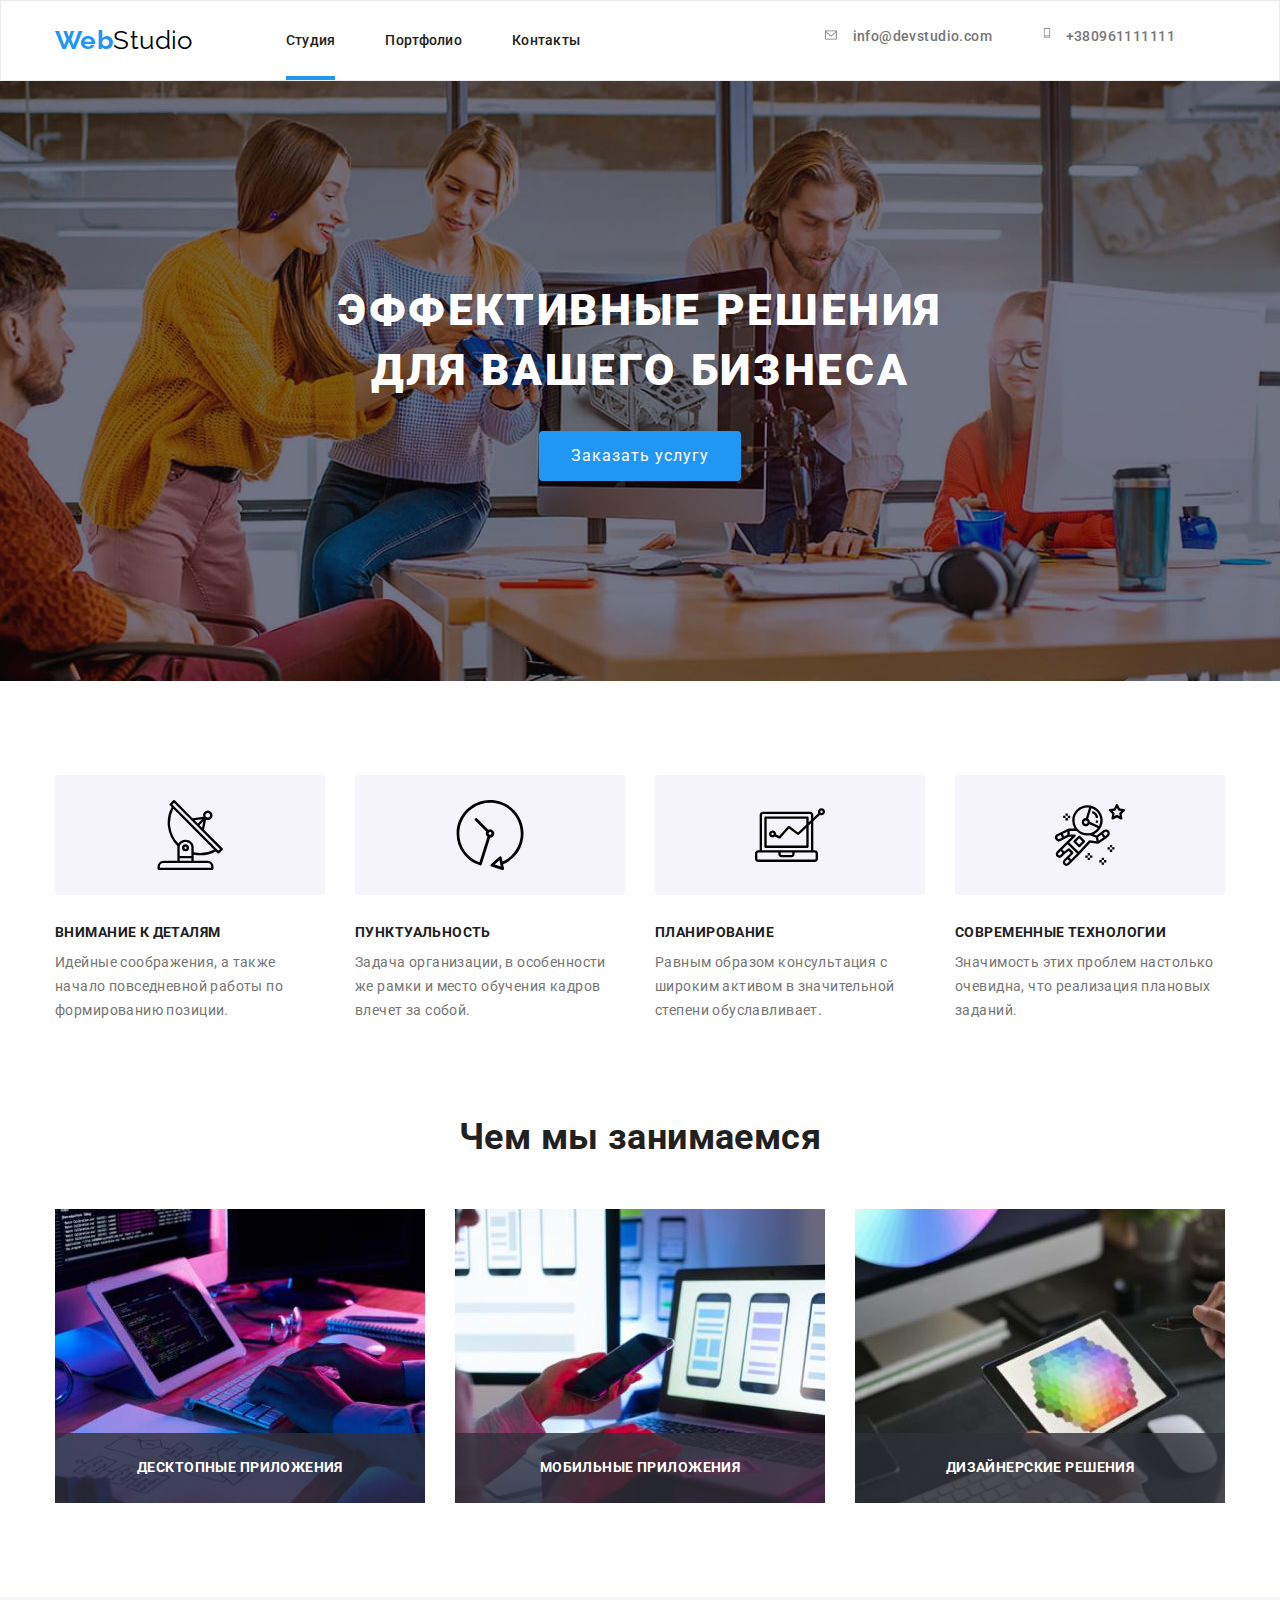
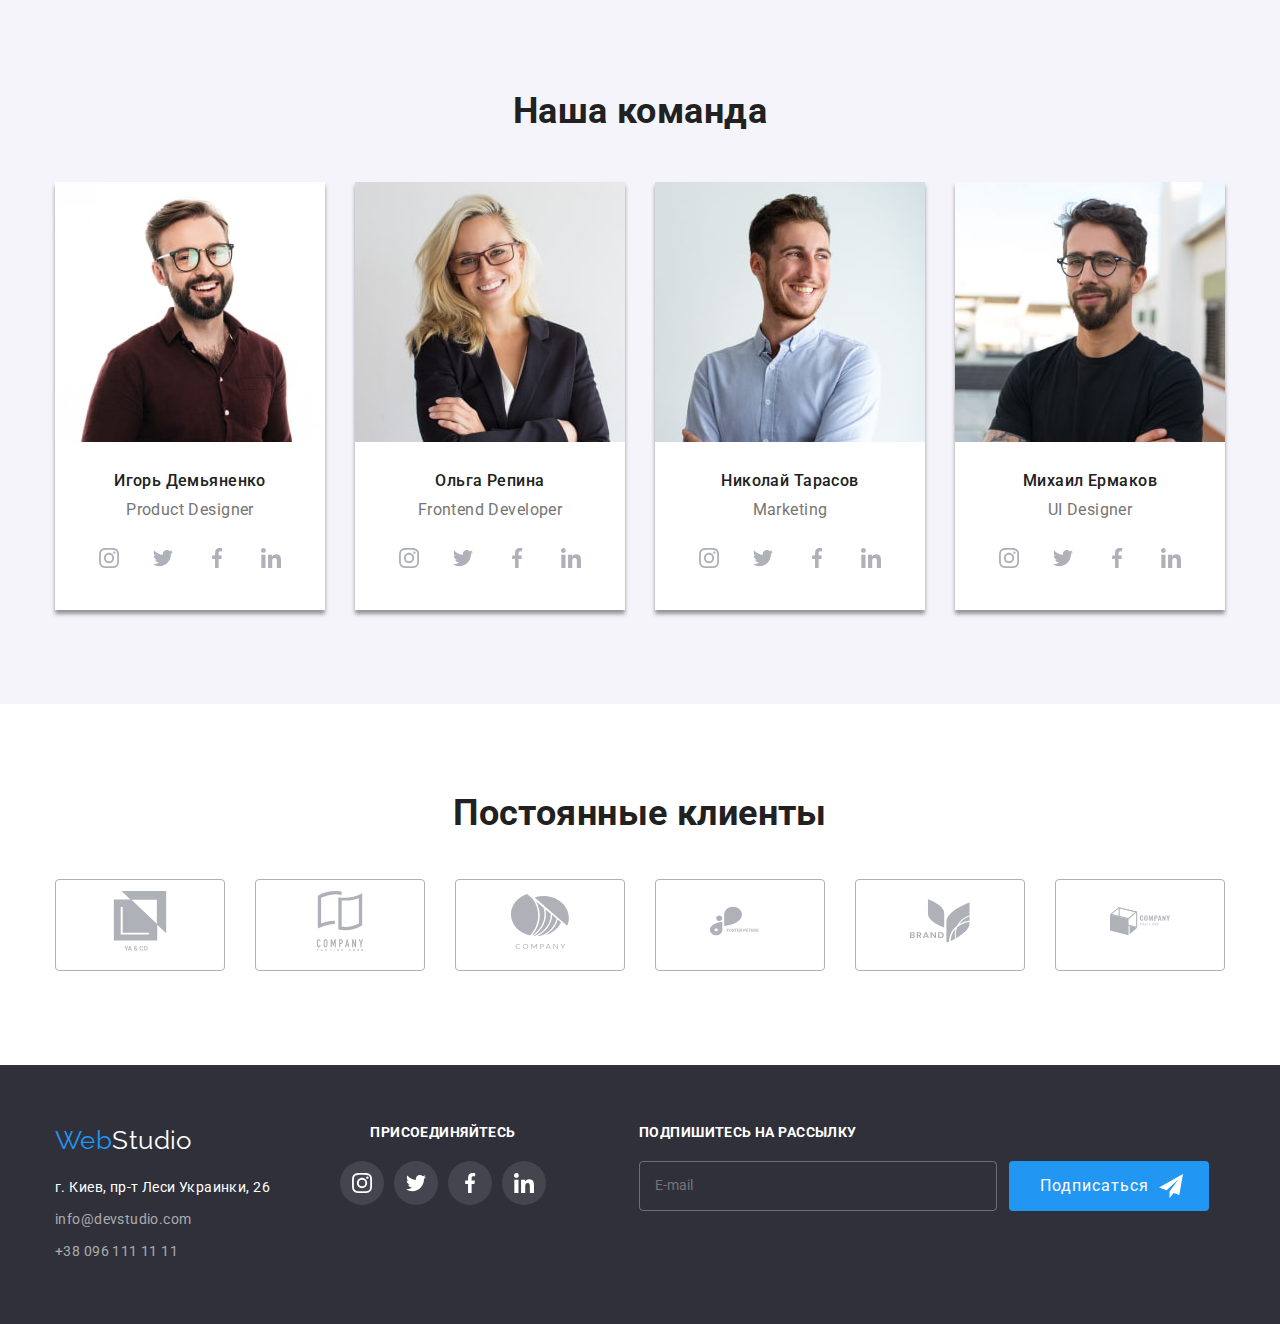
<file: index.html>
<!DOCTYPE html>
    <html lang="ru">
    <head>
        <meta charset="UTF-8">
        <meta http-equiv="X-UA-Compatible" content="IE=edge">
        <meta name="viewport" content="width=device-width, initial-scale=1.0">
        <title>Document</title>
        <link href="https://fonts.googleapis.com/css2?family=Raleway:wght@700&family=Roboto:wght@400;500;700;900&display=swap"
            rel="stylesheet">
        <link rel="stylesheet" 
            href="https://cdnjs.cloudflare.com/ajax/libs/modern-normalize/1.0.0/modern-normalize.min.css" />
    
                <link rel="stylesheet" href="./js/modal.js" />
                <link rel="stylesheet" href="./css/main.min.css" />
    </head>
    <body class="page">
        <!-- шапка сайти -->
        <header class="header">
            
            <div class="container container-header">
            <nav class="site-nav">
            <a href="./index.html" class="logo">Web<span class="logo-header">Studio</span></a>
            <ul class="nav-list">
                <li class="nav-item"> <a href="./index.html" class="nav-link current">Студия</a></li>
                <li class="nav-item"> <a href="./portfolio.html" class="nav-link ">Портфолио</a></li>
                <li class="nav-item"> <a href="" class="nav-link">Контакты</a></li>
            </ul>
            </nav>
            <ul class="contact-info">
                <li class="contact-item">
                    <a href="mailto:info@devstudio.com" class="mailo">
                        <svg class="icon-email" width="16" height="12">
                        <use href="./images/sprite-svg.svg#icon-e-mamil"> </use>
                    </svg>
                        info@devstudio.com</a></li>
                <li class="contact-item info-item">
                    <a href="tel:+380961111111" class="phone">
                        <svg class="icon-phone" width="10" height="16">
                            <use href="./images/sprite-svg.svg#icon-phone"> </use>
                        </svg>
                        +380961111111</a></li>
            </ul>
        <button type="button" class="menu-open">
            <svg class="icon-menu-open" width="40" height="40">
                <use href="./images/sprite-svg.svg#icon-menu-open"> </use>
            </svg>
        </button>
            </div>
            <div class="mob-menu is-hidden">
                <button type="button" class="menu-close">
                    <svg class="icon-menu-close" width="40" height="40">
                        <use href="./images/sprite-svg.svg#icon-menu-close"> </use>
                    </svg>
                </button>
                <ul class="mob-menu-list">
                    <li class="menu-item"> <a href="./index.html" class="menu-link">Студия</a></li>
                    <li class="menu-item"> <a href="./portfolio.html" class="menu-link ">Портфолио</a></li>
                    <li class="menu-item"> <a href="" class="menu-link">Контакты</a></li>
                </ul>
                <div class="contact-soc-wrap">
                <ul class="menu-contact-list">
                    <li class="menu-contact-item">
                        <a href="tel:+380961111111" class="menu-phone">+38 096 111 11 11</a>
                    </li>
                    <li class="menu-contact-item">
                        <a href="mailto:info@devstudio.com" class="menu-mailo">info@devstudio.com</a></li>
                    
                </ul>
                <ul class="menu-soc-list">
                    <li class="menu-soc-item"><a href="" class="menu-soc-link">Instagram</a></li>
                    <li class="menu-soc-item"><a href="" class="menu-soc-link">Twitter</a></li>
                    <li class="menu-soc-item"><a href="" class="menu-soc-link">Facebook</a></li>
                    <li class="menu-soc-item"><a href="" class="menu-soc-link">LinkedIn</a></li>
                </ul>
                </div>
            </div>
        </header>
        <main>
            <!-- герой -->
            <section class="section section-hero">
                <div class="container">
            <h1  class="section-hero__title">Эффективные решения <br/>для вашего бизнеса</h1>
            <button type="button" class="section-hero__button" data-modal-open>Заказать услугу</button>
                </div>
            </section>
            
            <!-- особенности -->
            <section class="section section-feauters"> 
                <div class="container feauters-container">
                <h2 class="feauters-subject">скрытый</h2>
                <ul class="feauters-list">
                    <li class="feauters-item">
                        <div class="feauters-icon"><svg class="icon-details" width="70" height="70">
                            <use href="./images/sprite-svg.svg#icon-details"> </use>
                        </svg></div>
                        <h3 class="feauters-title">Внимание к деталям</h3>
                        <p class="feauters-text">Идейные соображения, а также начало повседневной работы по формированию позиции.</p>
                    </li>
                    <li class="feauters-item">
                        <div class="feauters-icon"><svg class="icon-punctuality" width="70" height="70">
                            <use href="./images/sprite-svg.svg#icon-punctuality"> </use>
                        </svg></div>
                        <h3 class="feauters-title">Пунктуальность</h3>
                        <p class="feauters-text">Задача организации, в особенности же рамки и место обучения кадров влечет за собой.</p>
                    </li>
                    <li class="feauters-item">
                        <div class="feauters-icon"><svg class="icon-plan" width="70" height="70">
                            <use href="./images/sprite-svg.svg#icon-plan"> </use>
                        </svg></div>
                        <h3 class="feauters-title">Планирование</h3>
                        <p class="feauters-text">Равным образом консультация с широким активом в значительной степени обуславливает.</p>
                    </li>
                    <li class="feauters-item">
                        <div class="feauters-icon"><svg class="icon-tehnology" width="70" height="70">
                            <use href="./images/sprite-svg.svg#icon-tehnology"> </use>
                        </svg></div>
                        <h3 class="feauters-title">Современные технологии</h3>
                        <p class="feauters-text">Значимость этих проблем настолько очевидна, что реализация плановых заданий.</p>
                    </li>
                </ul>
                </div>
            </section>
            
            <!-- Чем мы занимаемся -->
            <section class="section-job section"> 
                <div class="section-job__container container">
                <h2 class="section-job__title">Чем мы занимаемся</h2>
                <ul class="job-list">
                    <li class="job-list__item">
                        <div class="job-img">
                            <img src="./images/img1.jpg" alt="работа" width="370" height="294">
                    <span class="job-img__wrapp">
                        <p class="job-img__text">Десктопные приложения</p>
                        </span></div></li>
                <li class="job-list__item">
                    <div class="job-img">
                        <img src="./images/img2.jpg" alt="работа" width="370" height="294">
                        <span class="job-img__wrapp">
                            <p class="job-img__text">Мобильные приложения</p>
                        </span>
                    </div>
                </li>
                    <li class="job-list__item">
                        <div class="job-img">
                            <img src="./images/img3.jpg" alt="работа" width="370" height="294">
                            <span class="job-img__wrapp">
                                <p class="job-img__text">Дизайнерские решения</p>
                            </span>
                        </div>
                    </li>
                </ul>
                </div>
            </section> 
            
            <!--  наша команда -->
            <section class="section section-team">
                <div class="container">
                <h2 class="team-title">Наша команда</h2>
                <ul class="team-list">
                    <li class="team-item">
                        <picture>
                            <source srcset="./images/our-team/img1-desktop-1x.jpg  1x,
                                            ./images/our-team/img1-desktop-2x.jpg  2x" media="(min-width: 1200px)" />
                            <source srcset="./images/our-team/img1-tablet-1x.jpg  1x,
                                            ./images/our-team/img1-tablet-2x.jpg  2x," media="(min-width: 768px)" />
                            <source srcset="./images/our-team/img1-mob-2x.jpg 1x
                                            ./images/our-team/img1-mob-2x.jpg 2x" media="(min-width: 320px)" />
                            <img class="team-img" src="./images/our-team/img1.jpg" alt="команда" width="">
                        </picture>
                        <div class="team-container">
                        <h3 class="team-name">Игорь Демьяненко</h3>
                        <p class="team-position">Product Designer</p>
                        <ul class="team-icon-list">
                            <li class="team-icon-item"><a href="" class="team-link"><svg class="icon-instagram team-icon" width="20"
                                        height="20">
                                        <use href="./images/sprite-svg.svg#icon-instagram"> </use>
                                    </svg></a></li>
                            <li class="team-icon-item"><a href="" class="team-link"><svg class="icon-twitter team-icon" width="20" height="20">
                                        <use href="./images/sprite-svg.svg#icon-twitter"> </use>
                                    </svg></a></li>
                            <li class="team-icon-item"><a href="" class="team-link"><svg class="icon-facebook team-icon" width="20" height="20">
                                        <use href="./images/sprite-svg.svg#icon-facebook"> </use>
                                    </svg></a></li>
                            <li class="team-icon-item"><a href="" class="team-link"><svg class="icon-linkedin team-icon" width="20" height="20">
                                        <use href="./images/sprite-svg.svg#icon-linkedin"> </use>
                                    </svg></a></li>
                        </ul>
                        </div>
                    </li>
                    <li class="team-item">
                        <picture>
                            <source srcset="./images/our-team/img2-desktop-1x.jpg  1x,
                                            ./images/our-team/img2-desktop-2x.jpg  2x" 
                                            media="(min-width: 1200px)" />
                            <source srcset="./images/our-team/img2-tablet-1x.jpg  1x,
                                            ./images/our-team/img2-tablet-2x.jpg  2x," 
                                            media="(min-width: 768px)" />
                            <source srcset="./images/our-team/img2-mob-2x.jpg 1x
                                            ./images/our-team/img2-mob-2x.jpg 2x" 
                                            media="(min-width: 320px)" />
                            <img class="team-img" src="./images/our-team/img2.jpg" alt="команда" width="">
                        </picture>
                        <div class="team-container">
                        <h3 class="team-name">Ольга Репина</h3>
                        <p class="team-position">Frontend Developer</p>
                        <ul class="team-icon-list">
                            <li class="team-icon-item"><a href="" class="team-link"><svg class="icon-instagram team-icon" width="20"
                                        height="20">
                                        <use href="./images/sprite-svg.svg#icon-instagram"> </use>
                                    </svg></a></li>
                            <li class="team-icon-item"><a href="" class="team-link"><svg class="icon-twitter team-icon" width="20" height="20">
                                        <use href="./images/sprite-svg.svg#icon-twitter"> </use>
                                    </svg></a></li>
                            <li class="team-icon-item"><a href="" class="team-link"><svg class="icon-facebook team-icon" width="20" height="20">
                                        <use href="./images/sprite-svg.svg#icon-facebook"> </use>
                                    </svg></a></li>
                            <li class="team-icon-item"><a href="" class="team-link"><svg class="icon-linkedin team-icon" width="20" height="20">
                                        <use href="./images/sprite-svg.svg#icon-linkedin"> </use>
                                    </svg></a></li>
                        </ul>
                        </div>
                    </li>
                    <li class="team-item">
                        <picture>
                            <source srcset="./images/our-team/img3-desktop-1x.jpg  1x,
                                            ./images/our-team/img3-desktop-2x.jpg  2x" 
                                            media="(min-width: 1200px)" />
                            <source srcset="./images/our-team/img3-tablet-1x.jpg  1x,
                                            ./images/our-team/img3-tablet-2x.jpg  2x," 
                                            media="(min-width: 768px)" />
                            <source srcset="./images/our-team/img3-mob-2x.jpg 1x
                                            ./images/our-team/img3-mob-2x.jpg 2x" 
                                            media="(min-width: 320px)" />
                            <img class="team-img" src="./images/our-team/img3.jpg" alt="команда" width="">
                        </picture>
                        <div class="team-container">
                        <h3 class="team-name">Николай Тарасов</h3>
                        <p class="team-position">Marketing</p>
                        <ul class="team-icon-list">
                            <li class="team-icon-item"><a href="" class="team-link"><svg class="icon-instagram team-icon" width="20"
                                        height="20">
                                        <use href="./images/sprite-svg.svg#icon-instagram"> </use>
                                    </svg></a></li>
                            <li class="team-icon-item"><a href="" class="team-link"><svg class="icon-twitter team-icon" width="20" height="20">
                                        <use href="./images/sprite-svg.svg#icon-twitter"> </use>
                                    </svg></a></li>
                            <li class="team-icon-item"><a href="" class="team-link"><svg class="icon-facebook team-icon" width="20" height="20">
                                        <use href="./images/sprite-svg.svg#icon-facebook"> </use>
                                    </svg></a></li>
                            <li class="team-icon-item"><a href="" class="team-link"><svg class="icon-linkedin team-icon" width="20" height="20">
                                        <use href="./images/sprite-svg.svg#icon-linkedin"> </use>
                                    </svg></a></li>
                        </ul>
                        </div>
                    </li>
                    <li class="team-item">
                        <picture>
                            <source srcset="./images/our-team/img4-desktop-1x.jpg  1x,
                                            ./images/our-team/img4-desktop-2x.jpg  2x" 
                                            media="(min-width: 1200px)" />
                            <source srcset="./images/our-team/img4-tablet-1x.jpg  1x,
                                            ./images/our-team/img4-tablet-2x.jpg  2x," 
                                            media="(min-width: 768px)" />
                            <source srcset="./images/our-team/img4-mob-2x.jpg 1x
                                            ./images/our-team/img4-mob-2x.jpg 2x" 
                                            media="(min-width: 320px)" />
                            <img class="team-img" src="./images/our-team/img4.jpg" alt="команда" width="">
                        </picture>
                        
                        <div class="team-container">
                        <h3 class="team-name">Михаил Ермаков</h3>
                        <p class="team-position">UI Designer</p>
                        <ul class="team-icon-list">
                            <li class="team-icon-item"><a href="" class="team-link"><svg class="icon-instagram team-icon" width="20"
                                        height="20">
                                        <use href="./images/sprite-svg.svg#icon-instagram"> </use>
                                    </svg></a></li>
                            <li class="team-icon-item"><a href="" class="team-link"><svg class="icon-twitter team-icon" width="20" height="20">
                                        <use href="./images/sprite-svg.svg#icon-twitter"> </use>
                                    </svg></a></li>
                            <li class="team-icon-item"><a href="" class="team-link"><svg class="icon-facebook team-icon" width="20" height="20">
                                        <use href="./images/sprite-svg.svg#icon-facebook"> </use>
                                    </svg></a></li>
                            <li class="team-icon-item"><a href="" class="team-link"><svg class="icon-linkedin team-icon" width="20" height="20">
                                        <use href="./images/sprite-svg.svg#icon-linkedin"> </use>
                                    </svg></a></li>
                        </ul>
                        </div>
                    </li>
                </ul>
                </div>
            </section>
            <!--  клиенты -->
            <section class="section">
                <div class="container">
                <h2 class="clients-title">Постоянные клиенты</h2>
                <ul class="clients-list">
                    
                    <li class="clients-item"><a href="" class="clients-link">
                        <div>
                        <svg class="icon-ya-co clients" width="106" height="60">
                        <use href="./images/sprite-svg.svg#icon-ya-co"> </use>
                    </svg>
                </div></a></li>
                    
                    <li class="clients-item"><a href="" class="clients-link"> <div><svg class="icon-fagline clients" width="106" height="60">
                        <use href="./images/sprite-svg.svg#icon-fagline"> </use>
                    </svg></div></a></li>
                    <li class="clients-item"><a href="" class="clients-link"> <div><svg class="icon-company clients"  width="106" height="60">
                        <use href="./images/sprite-svg.svg#icon-company"> </use>
                    </svg></div></a></li>
                    <li class="clients-item"><a href="" class="clients-link"> <div><svg class="icon-foster clients" width="106" height="60">
                        <use href="./images/sprite-svg.svg#icon-foster"> </use>
                    </svg></div></a></li>
                    <li class="clients-item"><a href="" class="clients-link"> <div><svg class="icon-brand clients" width="106" height="60">
                        <use href="./images/sprite-svg.svg#icon-brand"> </use>
                    </svg></div></a></li>
                    <li class="clients-item"><a href="" class="clients-link"> <div><svg class="icon-tag-line clients" width="106" height="60">
                        <use href="./images/sprite-svg.svg#icon-tag-line"> </use>
                    </svg>
                    </div>
                        </a></li>
                        
                </ul>
                </div>
                
                
            </section>
            </main>
        <!-- футер -->
        <footer class="footer">
            <div class="container footer-container">
                <div class="address-soc-wrap">
                <div class="address-container">
            <a href="./index.html" class="logo ">Web<span class="logo-footer">Studio</span></a>
            <address class="address">
                <ul class="address-list">
                    <li class="address-item"><p class="address-text">г. Киев, пр-т Леси Украинки, 26</p></li>
                    <li class="address-item"><a href="mailto:info@devstudio.com" class="mailo">info@devstudio.com</a></li>
                    <li class="address-item address-list-item"><a href="tel:+380961111111" class="phone">+38 096 111 11 11</a></li>
                </ul>
            </address>
                </div>
    <div class="footer-soc">
        <h2 class="soc-title">Присоединяйтесь</h2>

        <ul class="soc-list">
            <li class="soc-item">
                <a href="" class="soc-link">
                    <svg class="soc-icon" width="20" height="20">
                        <use href="./images/sprite-svg.svg#icon-instagram"></use>
                    </svg>
                </a>
            </li>
            <li class="soc-item">
                <a href="" class="soc-link">
                    <svg class="soc-icon" width="20" height="20">
                        <use href="./images/sprite-svg.svg#icon-twitter"></use>
                    </svg>
                </a>
            </li>
            <li class="soc-item">
                <a href="" class="soc-link">
                    <svg class="soc-icon" width="20" height="20">
                        <use href="./images/sprite-svg.svg#icon-facebook"></use>
                    </svg>
                </a>
            </li>
            <li class="soc-item">
                <a href="" class="soc-link">
                    <svg class="soc-icon" width="20" height="20">
                        <use href="./images/sprite-svg.svg#icon-linkedin"></use>
                    </svg>
                </a>
            </li>

        </ul>
    </div>
    </div>
    <div class="footer-subscribe">
        <p class="subscribe-title">Подпишитесь на рассылку</p>
        <div class="subscribe-send">
            <div class="subscribe-modal">
                <label class="subscribe-label" for="user-e-mail"></label>
                <span class="subscribe-wrap">
                    <input type="text" name="user-e-mail" id="user-e-mail" class="subscribe-input" placeholder="E-mail" />
                </span>
            </div>
            <button type="submit" class="subscribe-btn">Подписаться</button>
        </div>
    </div>
            </div>
        </footer>
        <!--  модалка -->
        <div class="backdrop is is-hidden" data-modal>
            <div class="modal">
                
                <button type="button" class="modal-btn" data-modal-close>
                        <svg class="icon-modal-close" width="18" height="18">
                            <use href="./images/sprite-svg.svg#icon-modal-close"> </use>
                        </svg>
                </button>
                <p class="input-title">Оставьте свои данные, мы вам перезвоним</p>
                <form action="#" >
                    <div class="modal-field">
                    <label class="label"  for="user-name">Имя</label>
                    <span class="input-wrapp">
                    <input type="text" class="form-input" name="use-name" id="user-name">
                    <svg class="icon-modal" width="18" height="18">
                        <use href="./images/sprite-svg.svg#icon-modal-user"> </use>
                    </svg>
                    </span>
                    
                    </div>
                    <div class="modal-field">
                        <label class="label"  for="user-tel"> Телефон</label>
                    <span class="input-wrapp">
                        <input type="tel" class="form-input" name="user-tel" id="user-tel">
                    <svg class="icon-modal" width="18" height="18">
                        <use href="./images/sprite-svg.svg#icon-modal-phone"> </use>
                    </svg>
                    </span>
                    
                    </div>
                    <div class="modal-field">
                        <label class="label" for="user-email"> Почта</label>
                        <span class="input-wrapp">
                    <input type="email" class="form-input" name="user-email" id="user-email">
                    <svg class="icon-modal" width="18" height="18">
                        <use href="./images/sprite-svg.svg#icon-modal-email"> </use>
                        
                    </svg>
                    </span>
                    </div>
                    <div class="modal-field comment-modal">
                        <label class="label" for="user-comment"> Комментарий</label>
                    <textarea name="user-comment" id="user-comment" placeholder="Введите текст"
                    class="coment-text"></textarea>

                    </div>
                    <div class="modal-field">
                        <input type="checkbox" class="input-check visually-hidden" id="input-check" name="policy" value="yes">
                        <label for="input-check" class="check-text">
                            <span class="check-wrapp">
                                <svg class="icon-check" width="11" height="8">
                                    <use href="./images/sprite-svg.svg#icon-check"> </use>
                                
                                </svg>
                            </span>
                            Соглашаюсь с рассылкой и принимаю <a href="" class="check-link">Условия договора</a> </label>
                    </div>
                    <button type="submit" class="submit-btn">Отправить</button>
                    
                </form>
            </div>
        </div>
        <script src="./js/modal.js"></script>
        <script src="./js/menu.js"></script>

        
    </body>
    </html>
</file>
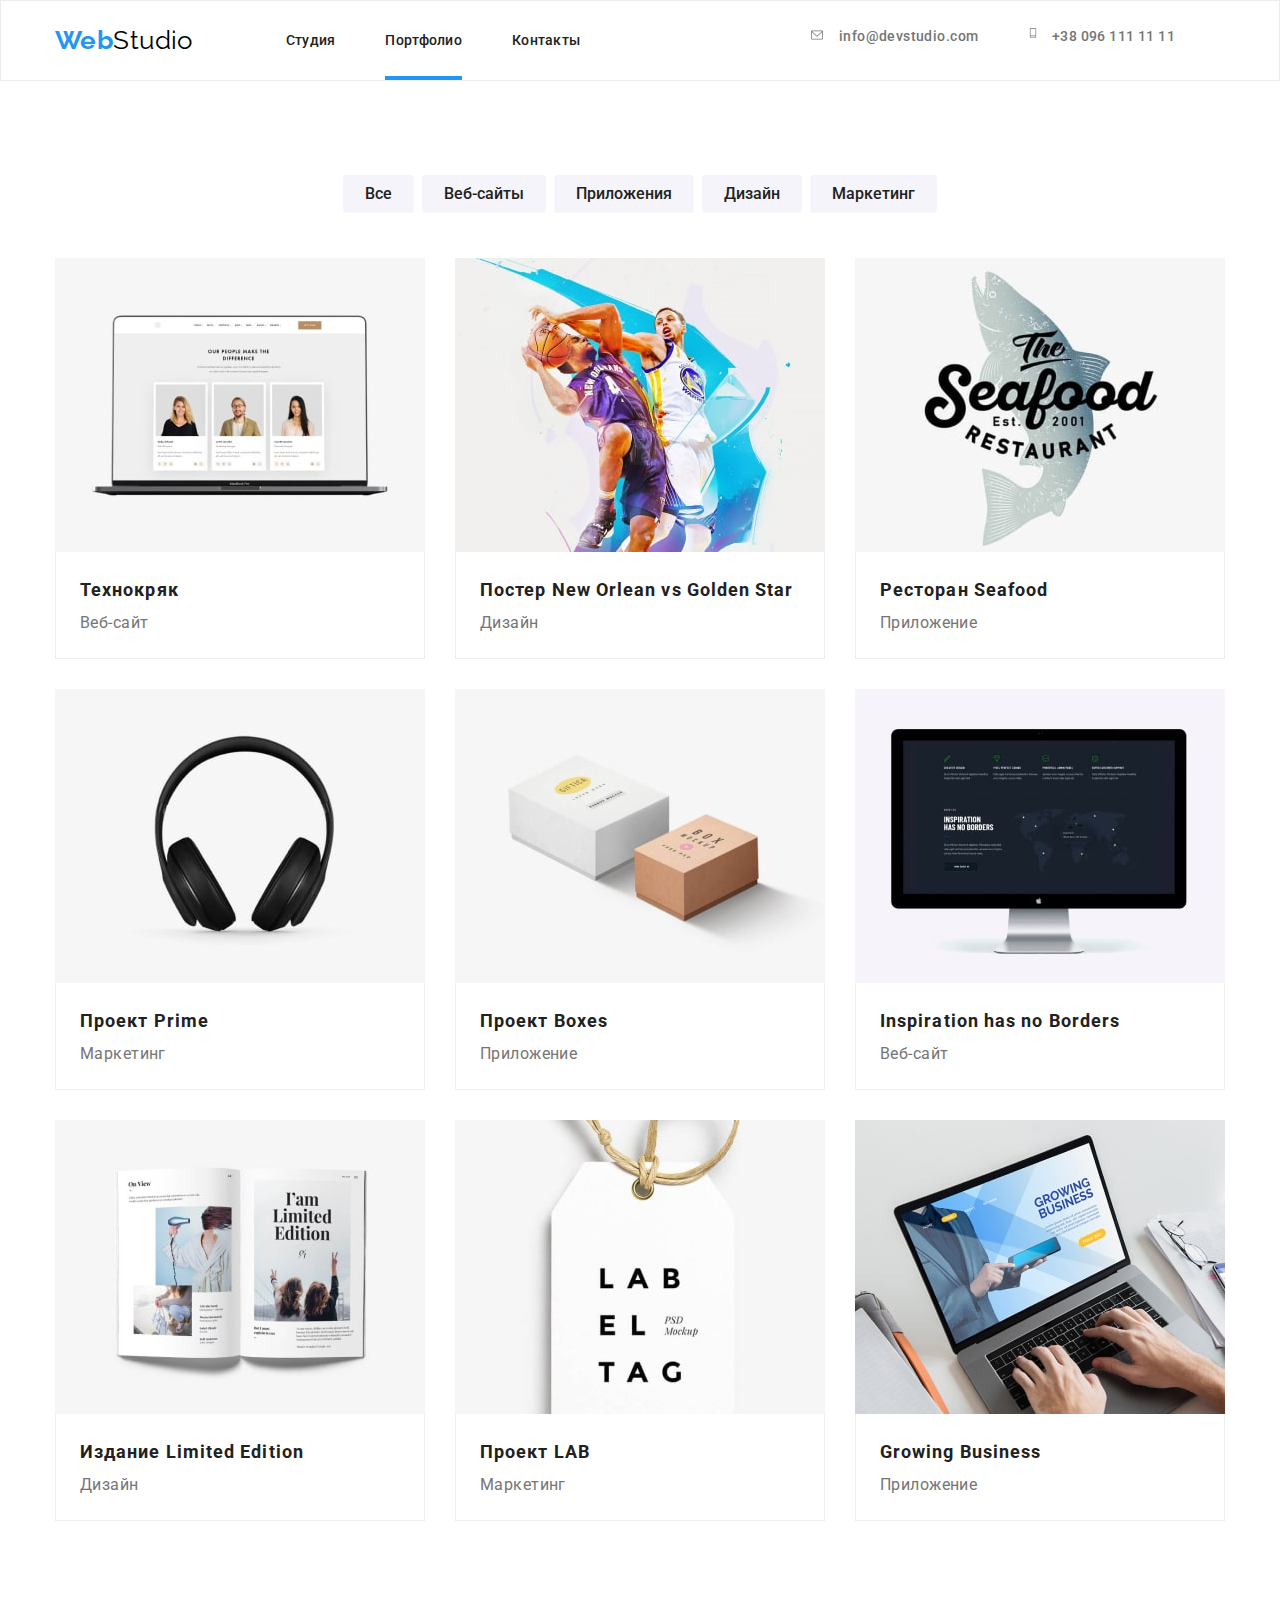
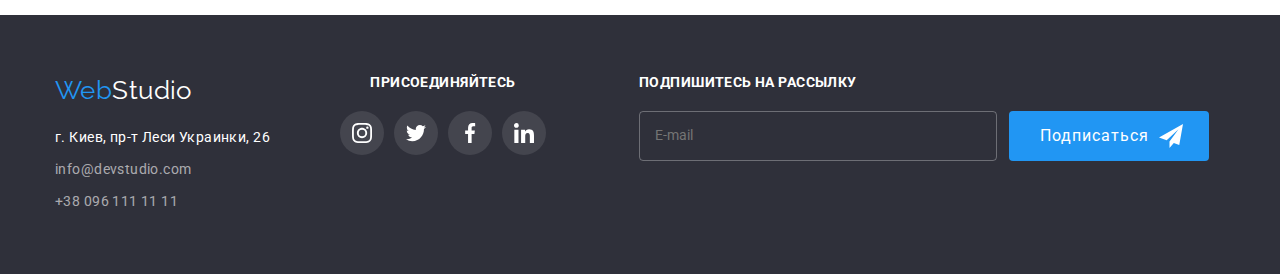
<file: portfolio.html>
<!DOCTYPE html>
<html lang="ru">

<head>
    <meta charset="UTF-8">
    <meta http-equiv="X-UA-Compatible" content="IE=edge">
    <meta name="viewport" content="width=device-width, initial-scale=1.0">
    <title>Document</title>
    <link
        href="https://fonts.googleapis.com/css2?family=Raleway:wght@700&family=Roboto:wght@400;500;700;900&display=swap"
        rel="stylesheet">
    <link rel="stylesheet"
        href="https://cdnjs.cloudflare.com/ajax/libs/modern-normalize/1.0.0/modern-normalize.min.css" />
    <link rel="stylesheet" href="./js/modal.js" />
    <link rel="stylesheet" href="./css/main.min.css" />
</head>

<body class="page">
    <!-- шапка сайти -->
    <header class="header">
        <div class="container container-header">
            <nav class="site-nav">
                <a href="./index.html" class="logo">Web<span class="logo-header">Studio</span></a>
                <ul class="nav-list">
                    <li class="nav-item"> <a href="./index.html" class="nav-link ">Студия</a></li>
                    <li class="nav-item"> <a href="./portfolio.html" class="nav-link current">Портфолио</a></li>
                    <li class="nav-item"> <a href="" class="nav-link">Контакты</a></li>
                </ul>
            </nav>
            <ul class="contact-info">
                <li class="contact-item">
            
                    <a href="mailto:info@devstudio.com" class="mailo">
                        <svg class="icon-email" width="16" height="12">
                            <use href="./images/sprite-svg.svg#icon-e-mamil"> </use>
                        </svg>
                        info@devstudio.com
            
                    </a>
                </li>
            
            
            
            
                <li class="contact-item info-item">
                    <a href="tel:+380961111111" class="phone">
                        <svg class="icon-phone" width="10" height="16">
                            <use href="./images/sprite-svg.svg#icon-phone"> </use>
                        </svg>
                        +38 096 111 11 11</a>
                </li>
            </ul>
        <button type="button" class="menu-open">
            <svg class="icon-menu-open" width="40" height="40">
                <use href="./images/sprite-svg.svg#icon-menu-open"> </use>
            </svg>
        </button>
        </div>
        <div class="mob-menu is-hidden">
            <button type="button" class="menu-close">
                <svg class="icon-menu-close" width="40" height="40">
                    <use href="./images/sprite-svg.svg#icon-menu-close"> </use>
                </svg>
            </button>
            <ul class="mob-menu-list">
                <li class="menu-item"> <a href="./index.html" class="menu-link">Студия</a></li>
                <li class="menu-item"> <a href="./portfolio.html" class="menu-link ">Портфолио</a></li>
                <li class="menu-item"> <a href="" class="menu-link">Контакты</a></li>
            </ul>
        
            <ul class="menu-contact-list">
                <li class="menu-contact-item">
                    <a href="tel:+380961111111" class="menu-phone">+38 096 111 11 11</a>
                </li>
                <li class="menu-contact-item">
                    <a href="mailto:info@devstudio.com" class="menu-mailo">info@devstudio.com</a>
                </li>
        
            </ul>
            <ul class="menu-soc-list">
                <li class="menu-soc-item"><a href="" class="menu-soc-link">Instagram</a></li>
                <li class="menu-soc-item"><a href="" class="menu-soc-link">Twitter</a></li>
                <li class="menu-soc-item"><a href="" class="menu-soc-link">Facebook</a></li>
                <li class="menu-soc-item"><a href="" class="menu-soc-link">LinkedIn</a></li>
            </ul>
        </div>
    </header>
    <!-- мэйн -->
<main>
    <section class=" section project">
        <div class="container">
        <h1 class="project-subject">Проекты/скрытый </h1>
        <ul class="project-part">
            <li class="part-item" > <button class="project-button" type="button">Все</button></li>
            <li class="part-item" > <button class="project-button" type="button">Веб-сайты</button></li>
            <li class="part-item" > <button class="project-button" type="button">Приложения</button></li>
            <li class="part-item" > <button class="project-button" type="button">Дизайн</button></li>
            <li class="part-item" > <button class="project-button" type="button">Маркетинг</button></li>
        </ul>

        <ul class="project-list">
            <li class="project-item"> 
                <div class="project-img-wrapp">
                <picture>
                    <source srcset="./images/portfolio-img/img1-desktop-1x.jpg  1x,
                                    ./images/portfolio-img/img1-desktop-2x.jpg  2x" media="(min-width: 1200px)" />
                    <source srcset="./images/portfolio-img/img1-tablet-1x.jpg  1x,
                                    ./images/portfolio-img/img1-tablet-2x.jpg  2x," media="(min-width: 768px)" />
                    <source srcset="./images/portfolio-img/img1-mob-1x.jpg 1x
                                    ./images/portfolio-img/img1-mob-2x.jpg 2x" media="(min-width: 320px)" />
                    <img class="team-img" src="./images/portfolio-img/photo1.jpg" alt="команда" width="">
                </picture>
                <p class="project-top-text">Технокряк это современная площадка распространения коронавируса. Компании используют эту платформу для цифрового
                шпионажа и атак на защищённые сервера конкурентов.</p>
                </div>
                <div class="project-list-container">
                <h2 class="project-feauters">Технокряк</h2>
            <p class="project-text" >Веб-сайт</p>
                </div>
            </li>
            <li class="project-item"> 
                <picture>
                    <source srcset="./images/portfolio-img/img2-desktop-1x.jpg  1x,
                                                    ./images/portfolio-img/img2-desktop-2x.jpg  2x" media="(min-width: 1200px)" />
                    <source srcset="./images/portfolio-img/img2-tablet-1x.jpg  1x,
                                                    ./images/portfolio-img/img2-tablet-2x.jpg  2x," media="(min-width: 768px)" />
                    <source srcset="./images/portfolio-img/img2-mob-1x.jpg 1x
                                                    ./images/portfolio-img/img2-mob-2x.jpg 2x" media="(min-width: 320px)" />
                    <img class="team-img" src="./images/portfolio-img/photo2.jpg" alt="команда" width="">
                </picture>
                <div class="project-list-container">
                <h2 class="project-feauters">Постер New Orlean vs Golden Star</h2>
            <p class="project-text" >Дизайн</p>
                </div>
            </li>
            <li class="project-item"> 
                <picture>
                    <source srcset="./images/portfolio-img/img3-desktop-1x.jpg  1x,
                                                    ./images/portfolio-img/img3-desktop-2x.jpg  2x" media="(min-width: 1200px)" />
                    <source srcset="./images/portfolio-img/img3-tablet-1x.jpg  1x,
                                                    ./images/portfolio-img/img3-tablet-2x.jpg  2x," media="(min-width: 768px)" />
                    <source srcset="./images/portfolio-img/img3-mob-1x.jpg 1x
                                                    ./images/portfolio-img/img3-mob-2x.jpg 2x" media="(min-width: 320px)" />
                    <img class="team-img" src="./images/portfolio-img/photo3.jpg" alt="команда" width="">
                </picture>
                <div class="project-list-container">
                <h2 class="project-feauters">Ресторан Seafood</h2>
            <p class="project-text" >Приложение</p>
                    </div>
            </li>
            <li class="project-item"> 
                <picture>
                    <source srcset="./images/portfolio-img/img4-desktop-1x.jpg  1x,
                                                    ./images/portfolio-img/img4-desktop-2x.jpg  2x" media="(min-width: 1200px)" />
                    <source srcset="./images/portfolio-img/img4-tablet-1x.jpg  1x,
                                                    ./images/portfolio-img/img4-tablet-2x.jpg  2x," media="(min-width: 768px)" />
                    <source srcset="./images/portfolio-img/img4-mob-1x.jpg 1x
                                                    ./images/portfolio-img/img4-mob-2x.jpg 2x" media="(min-width: 320px)" />
                    <img class="team-img" src="./images/portfolio-img/photo4.jpg" alt="команда" width="">
                </picture>
                <div class="project-list-container">
                <h2 class="project-feauters">Проект Prime</h2>
            <p class="project-text" >Маркетинг</p>
                </div>
            </li>
            <li class="project-item"> 
                <picture>
                    <source srcset="./images/portfolio-img/img5-desktop-1x.jpg  1x,
                                                    ./images/portfolio-img/img5-desktop-2x.jpg  2x" media="(min-width: 1200px)" />
                    <source srcset="./images/portfolio-img/img5-tablet-1x.jpg  1x,
                                                    ./images/portfolio-img/img5-tablet-2x.jpg  2x," media="(min-width: 768px)" />
                    <source srcset="./images/portfolio-img/img5-mob-1x.jpg 1x
                                                    ./images/portfolio-img/img5-mob-2x.jpg 2x" media="(min-width: 320px)" />
                    <img class="team-img" src="./images/portfolio-img/photo5.jpg" alt="команда" width="">
                </picture>
                <div class="project-list-container">
                <h2 class="project-feauters">Проект Boxes</h2>
            <p class="project-text" >Приложение</p>
                    </div>
            </li>
            <li class="project-item"> 
                <picture>
                    <source srcset="./images/portfolio-img/img6-desktop-1x.jpg  1x,
                                                    ./images/portfolio-img/img6-desktop-2x.jpg  2x" media="(min-width: 1200px)" />
                    <source srcset="./images/portfolio-img/img6-tablet-1x.jpg  1x,
                                                    ./images/portfolio-img/img6-tablet-2x.jpg  2x," media="(min-width: 768px)" />
                    <source srcset="./images/portfolio-img/img6-mob-1x.jpg 1x
                                                    ./images/portfolio-img/img6-mob-2x.jpg 2x" media="(min-width: 320px)" />
                    <img class="team-img" src="./images/portfolio-img/photo6.jpg" alt="команда" width="">
                </picture>
                <div class="project-list-container">
                <h2 class="project-feauters">Inspiration has no Borders</h2>
            <p class="project-text" >Веб-сайт</p>
                </div>
            </li>
            <li class="project-item"> 
                <picture>
                    <source srcset="./images/portfolio-img/img7-desktop-1x.jpg  1x,
                                                    ./images/portfolio-img/img7-desktop-2x.jpg  2x" media="(min-width: 1200px)" />
                    <source srcset="./images/portfolio-img/img7-tablet-1x.jpg  1x,
                                                    ./images/portfolio-img/img7-tablet-2x.jpg  2x," media="(min-width: 768px)" />
                    <source srcset="./images/portfolio-img/img7-mob-1x.jpg 1x
                                                    ./images/portfolio-img/img7-mob-2x.jpg 2x" media="(min-width: 320px)" />
                    <img class="team-img" src="./images/portfolio-img/photo7.jpg" alt="команда" width="">
                </picture>
                <div class="project-list-container">
                <h2 class="project-feauters">Издание Limited Edition</h2>
            <p class="project-text" >Дизайн</p>
                </div>
            </li>
            <li class="project-item"> 
                <picture>
                    <source srcset="./images/portfolio-img/img8-desktop-1x.jpg  1x,
                                                    ./images/portfolio-img/img8-desktop-2x.jpg  2x" media="(min-width: 1200px)" />
                    <source srcset="./images/portfolio-img/img8-tablet-1x.jpg  1x,
                                                    ./images/portfolio-img/img8-tablet-2x.jpg  2x," media="(min-width: 768px)" />
                    <source srcset="./images/portfolio-img/img8-mob-1x.jpg 1x
                                                    ./images/portfolio-img/img8-mob-2x.jpg 2x" media="(min-width: 320px)" />
                    <img class="team-img" src="./images/portfolio-img/photo8.jpg" alt="команда" width="">
                </picture>
                <div class="project-list-container">
                <h2 class="project-feauters">Проект LAB</h2>
            <p class="project-text" >Маркетинг</p>
                </div>
            </li>
            <li class="project-item"> 
                <picture>
                    <source srcset="./images/portfolio-img/img9-desktop-1x.jpg  1x,
                                                    ./images/portfolio-img/img9-desktop-2x.jpg  2x" media="(min-width: 1200px)" />
                    <source srcset="./images/portfolio-img/img9-tablet-1x.jpg  1x,
                                                    ./images/portfolio-img/img9-tablet-2x.jpg  2x," media="(min-width: 768px)" />
                    <source srcset="./images/portfolio-img/img9-mob-1x.jpg 1x
                                                    ./images/portfolio-img/img9-mob-2x.jpg 2x" media="(min-width: 320px)" />
                    <img class="team-img" src="./images/portfolio-img/photo9.jpg" alt="команда" width="">
                </picture>
                <div class="project-list-container">
                <h2 class="project-feauters">Growing Business</h2>
            <p class="project-text" >Приложение</p>
                    </div>
            </li>
        </ul>
        </div>
    </section>
</main>

    
<!-- футер -->
    <footer class="footer">
        <div class="container footer-container">
            <div class="address-soc-wrap">
                <div class="address-container">
                    <a href="./index.html" class="logo ">Web<span class="logo-footer">Studio</span></a>
                    <address class="address">
                        <ul class="address-list">
                            <li class="address-item">
                                <p class="address-text">г. Киев, пр-т Леси Украинки, 26</p>
                            </li>
                            <li class="address-item"><a href="mailto:info@devstudio.com"
                                    class="mailo">info@devstudio.com</a></li>
                            <li class="address-item address-list-item"><a href="tel:+380961111111" class="phone">+38 096 111
                                    11 11</a></li>
                        </ul>
                    </address>
                </div>
                <div class="footer-soc">
                    <h2 class="soc-title">Присоединяйтесь</h2>
    
                    <ul class="soc-list">
                        <li class="soc-item">
                            <a href="" class="soc-link">
                                <svg class="soc-icon" width="20" height="20">
                                    <use href="./images/sprite-svg.svg#icon-instagram"></use>
                                </svg>
                            </a>
                        </li>
                        <li class="soc-item">
                            <a href="" class="soc-link">
                                <svg class="soc-icon" width="20" height="20">
                                    <use href="./images/sprite-svg.svg#icon-twitter"></use>
                                </svg>
                            </a>
                        </li>
                        <li class="soc-item">
                            <a href="" class="soc-link">
                                <svg class="soc-icon" width="20" height="20">
                                    <use href="./images/sprite-svg.svg#icon-facebook"></use>
                                </svg>
                            </a>
                        </li>
                        <li class="soc-item">
                            <a href="" class="soc-link">
                                <svg class="soc-icon" width="20" height="20">
                                    <use href="./images/sprite-svg.svg#icon-linkedin"></use>
                                </svg>
                            </a>
                        </li>
    
                    </ul>
                </div>
            </div>
            <div class="footer-subscribe">
                <p class="subscribe-title">Подпишитесь на рассылку</p>
                <div class="subscribe-send">
                    <div class="subscribe-modal">
                        <label class="subscribe-label" for="user-e-mail"></label>
                        <span class="subscribe-wrap">
                            <input type="text" name="user-e-mail" id="user-e-mail" class="subscribe-input"
                                placeholder="E-mail" />
                        </span>
                    </div>
                    <button type="submit" class="subscribe-btn">Подписаться</button>
                </div>
            </div>
        </div>
    </footer>
    <script src="./js/menu.js"></script>
    </body>
    
    </html>
</file>
<file: css/main.min.css>
:root{--primary-text-color: #757575;--secondary-text-color: #212121;--white-color: #ffffff;--bgc-color: #2f303a;--accent-color: #2196f3;--logo-color: #000000;--secondary-bgc-color: #f5f4fa}html{box-sizing:border-box}*,*::before,*::after{box-sizing:inherit}ul,li{list-style:none;padding:0;margin:0}a{text-decoration:none}h1,h2,h3,h4,h5,h6,p{padding:0;margin:0}img{display:block;max-width:100%;width:100%}.visually-hidden{position:absolute;white-space:nowrap;width:1px;height:1px;overflow:hidden;border:0;padding:0;clip:rect(0 0 0 0);clip-path:inset(50%);margin:-1px}.page{font-family:Roboto, sans-serif;color:var(--primary-text-color);background-color:var(--white-color);font-weight:700;font-style:normal;letter-spacing:0.03em;font-size:14px;line-height:1.71}.header{padding-top:16px;padding-bottom:16px;border:1px solid #ececec}@media screen and (min-width: 1200px){.header{padding-top:24px;padding-bottom:24px;width:100%}}.container-header{display:flex}.site-nav{align-items:center;display:flex}.site-nav .link.current{color:var(--accent-color)}.current{color:var(--accent-color);text-decoration:none;position:relative;padding-top:32px;padding-bottom:32px}.current::after{content:"";display:block;width:100%;position:absolute;bottom:0;height:4px;background-color:var(--accent-color)}.logo{color:var(--accent-color);font-family:Raleway, sans-serif;font-size:24px;line-height:1.16}@media screen and (min-width: 1200px){.logo{font-size:26px;line-height:1.2}}.logo-header{color:var(--logo-color);display:inline-block}@media screen and (min-width: 768px){.logo-header{font-weight:400}}.nav-list{display:none}@media screen and (min-width: 768px){.nav-list{display:flex;margin-left:88px}}@media screen and (min-width: 1200px){.nav-list{margin-left:93px}}.nav-list .nav-link{color:var(--secondary-text-color);line-height:1.14;font-weight:500;letter-spacing:0.02em;transition:color 250ms cubic-bezier(0.4, 0, 0.2, 1)}.nav-list .nav-link:hover{color:var(--accent-color)}.nav-list .nav-link:focus{color:var(--accent-color)}.nav-item:not(:last-child){margin-right:50px}.contact-info{display:none}@media screen and (min-width: 768px){.contact-info{flex-direction:column;justify-content:flex-end;margin-left:auto;display:flex}}@media screen and (min-width: 1200px){.contact-info{margin-left:auto;flex-direction:row}}@media screen and (min-width: 1200px){.contact-item{margin-right:50px}}.contact-info .mailo{color:var(--primary-text-color);line-height:1.14;font-weight:500;transition:color 250ms cubic-bezier(0.4, 0, 0.2, 1)}.contact-info .mailo:hover{color:var(--accent-color)}.contact-info .mailo:focus{color:var(--accent-color)}.contact-info .phone{color:var(--primary-text-color);line-height:1.14;font-weight:500;transition:color 250ms cubic-bezier(0.4, 0, 0.2, 1)}.contact-info .phone:hover{color:var(--accent-color)}.contact-info .phone:focus{color:var(--accent-color)}.icon-email{margin-right:10px;fill:var(--primary-text-color);transition:color 250ms cubic-bezier(0.4, 0, 0.2, 1)}.mailo:hover .icon-email{fill:var(--accent-color)}.mailo:focus .icon-email{fill:var(--accent-color)}.phone:hover .icon-phone{fill:var(--accent-color)}.phone:focus .icon-phone{fill:var(--accent-color)}.icon-phone{margin-right:10px;fill:var(--primary-text-color);transition:color 250ms cubic-bezier(0.4, 0, 0.2, 1)}.icon-phone:hover{fill:var(--accent-color)}.icon-phone:focus{fill:var(--accent-color)}.menu-open{margin-left:auto;border:none;background:transparent}@media screen and (min-width: 768px){.menu-open{display:none}}.menu-close{display:block;margin-left:auto;position:absolute;border:none;background:transparent}.mob-menu{position:fixed;z-index:1;top:0;left:0;width:100vw;height:100vh;background-color:var(--white-color);padding:48px 40px;display:flex;flex-direction:column;justify-content:space-between}.menu-item:not(:last-child){margin-bottom:32px}.menu-link{font-size:40px;line-height:1.17;letter-spacing:0.02em;font-weight:500;color:var(--secondary-text-color)}.menu-contact-list{margin-bottom:64px}.menu-contact-item:not(:last-child){margin-bottom:32px}.menu-phone{font-weight:500;font-size:34px;line-height:1.17;letter-spacing:0.02em;color:var(--accent-color)}.menu-mailo{font-weight:500;font-size:24px;line-height:1.16;letter-spacing:0.02em;color:var(--primary-text-color)}.menu-soc-list{display:flex}.menu-soc-item{display:flex}.menu-soc-item:not(:last-child){margin-right:20px;border-right:1px solid rgba(33,33,33,0.2)}.menu-soc-link{color:var(--accent-color);font-weight:500;font-size:18px;line-height:1.22;letter-spacing:0.02em}.menu-close{top:10px;right:15px;border:1px solid rgba(0,0,0,0);background-color:inherit}.menu-close:hover{fill:var(--accent-color)}.section-hero{text-align:center;margin:0 auto;background-image:linear-gradient(rgba(47,48,58,0.4), rgba(47,48,58,0.4)),url(../images/hero-img/hero-img.jpg);background-repeat:no-repeat;background-position:50% 50%;background-size:cover;background-image:linear-gradient(rgba(25,28,38,0.2), rgba(25,28,38,0.2)),url(../images/hero-img/overlay-mob-1x.jpg);background-repeat:no-repeat;background-position:center;background-size:cover}@media (min-device-pixel-ratio: 2), (min-resolution: 192dpi), (min-resolution: 2dppx){.section-hero{background-image:linear-gradient(rgba(25,28,38,0.2), rgba(25,28,38,0.2)),url(../images/hero-img/overlay-mob-2x.jpg)}}@media screen and (min-width: 768px){.section-hero{background-image:linear-gradient(rgba(25,28,38,0.2), rgba(25,28,38,0.2)),url(../images/hero-img/overlay-tablet-1x.jpg)}}@media screen and (min-width: 768px) and (min-device-pixel-ratio: 2), screen and (min-width: 768px) and (min-resolution: 192dpi), screen and (min-width: 768px) and (min-resolution: 2dppx){.section-hero{background-image:linear-gradient(rgba(25,28,38,0.2), rgba(25,28,38,0.2)),url(../images/hero-img/overlay-tablet-1x.jpg)}}@media screen and (min-width: 1200px){.section-hero{max-width:1600px;height:600px;background-image:linear-gradient(rgba(25,28,38,0.2), rgba(25,28,38,0.2)),url(../images/hero-img/overlay-desktop-1x.jpg)}}@media screen and (min-width: 1200px) and (min-device-pixel-ratio: 2), screen and (min-width: 1200px) and (min-resolution: 192dpi), screen and (min-width: 1200px) and (min-resolution: 2dppx){.section-hero{background-image:linear-gradient(rgba(25,28,38,0.2), rgba(25,28,38,0.2)),url(../images/hero-img/overlay-desktop-2x.jpg)}}.section-hero__title{line-height:2;font-size:26px;text-transform:uppercase;color:var(--white-color);font-weight:900;margin-bottom:30px}@media screen and (min-width: 1200px){.section-hero__title{margin-bottom:30px;font-size:44px;line-height:1.36;letter-spacing:0.06em}}.section-hero__button{font-family:Roboto, sans-serif;color:var(--white-color);background-color:var(--accent-color);font-size:16px;min-width:200px;line-height:1.87;letter-spacing:0.06em;cursor:pointer;border-radius:4px;padding:10px 32px;text-align:center;border:none}.feauters-subject{display:none}.feauters-list{margin-bottom:-30px}@media screen and (min-width: 768px){.feauters-list{margin-right:-30px;display:flex;flex-wrap:wrap}}@media screen and (min-width: 1200px){.feauters-list{margin-bottom:0}}.feauters-item{margin-bottom:30px}@media screen and (min-width: 768px){.feauters-item{width:354px;margin-right:30px}}@media screen and (min-width: 1200px){.feauters-item{width:270px;margin-bottom:0}}.feauters-icon{height:120px;border-radius:4px;display:flex;justify-content:center;align-items:center;background-color:var(--secondary-bgc-color);margin-bottom:30px}.feauters-title{font-size:14px;line-height:1.14;color:var(--secondary-text-color);text-transform:uppercase;margin-bottom:10px;text-align:center}@media screen and (min-width: 768px){.feauters-title{text-align:left}}.feauters-text{font-weight:400}.section-job__title{color:var(--secondary-text-color);line-height:1.16;text-align:center;font-size:36px;margin-bottom:50px}.job-list{display:flex}.job-list__item:not(:last-child){margin-right:30px}.job-img{position:relative;height:294px}.job-img__wrapp{background-color:rgba(47,48,58,0.8);position:absolute;bottom:0;left:0;width:100%;height:70px;display:flex;justify-content:center;align-items:center}.job-img__text{color:#ffffff;font-weight:700;line-height:0.85;text-transform:uppercase}.section-team{background-color:var(--secondary-bgc-color)}.team-title{color:var(--secondary-text-color);line-height:0.84;text-align:center;font-size:28px;text-align:center;margin-bottom:30px}@media screen and (min-width: 1200px){.team-title{line-height:1.16;text-align:center;font-size:36px;margin-bottom:50px}}.team-list{margin-bottom:-30px}@media screen and (min-width: 768px){.team-list{display:flex;flex-wrap:wrap;margin-right:-30px}}@media screen and (min-width: 1200px){.team-list{margin-bottom:0}}.team-item{background-color:white;box-shadow:0 4px 4px 0 rgba(0,0,0,0.4);margin-bottom:30px}@media screen and (min-width: 768px){.team-item{width:354px;margin-right:30px}}@media screen and (min-width: 1200px){.team-item{width:270px;margin-bottom:0}}.team-container{padding-top:30px;padding-bottom:30px}.team-name{color:var(--secondary-text-color);font-weight:500;font-size:16px;line-height:1.18;text-align:center;margin-bottom:10px}.team-position{font-weight:400;font-size:16px;line-height:1.18;text-align:center;margin-bottom:16px}.team-icon-list{display:flex;justify-content:center}.team-icon-item:not(:last-child){margin-right:10px}.team-icon-item{height:44px;width:44px;border-radius:50%}.team-link{width:100%;height:100%;border-radius:50%;display:flex;align-items:center;justify-content:center;transition:background-color 250ms cubic-bezier(0.4, 0, 0.2, 1)}.team-link:hover{background-color:var(--accent-color)}.team-link:focus{background-color:var(--accent-color)}.team-link:hover .team-icon{fill:var(--white-color)}.team-link:focus .team-icon{fill:var(--white-color)}.team-icon{fill:#afb1b8;transition:fill 250ms cubic-bezier(0.4, 0, 0.2, 1)}.clients-title{color:var(--secondary-text-color);text-align:center;font-size:28px;margin-bottom:30px;line-height:0.85}@media screen and (min-width: 1200px){.clients-title{text-align:center;font-size:36px;margin-bottom:50px}}.clients-list{display:flex;flex-wrap:wrap;text-align:center;justify-content:center;margin-bottom:-30px;margin-right:-30px}@media screen and (min-width: 1200px){.clients-list{margin-bottom:0}}.clients-item{width:226px;height:92px;margin-bottom:30px;margin-right:30px;width:210px}@media screen and (min-width: 768px){.clients-item{width:226px}}@media screen and (min-width: 1200px){.clients-item{margin-bottom:0;width:170px}}.clients-link{display:flex;align-items:center;justify-content:center;width:100%;height:100%;border-radius:4px;border:1px solid #afb1b8;transition:border 250 cubic-bezier(0.4, 0, 0.2, 1)}.clients-link:hover{border-color:var(--accent-color)}.clients-link:hover .clients{fill:var(--accent-color)}.clients-link:focus{border-color:var(--accent-color)}.clients-link:focus .clients{fill:var(--accent-color)}.clients{fill:#afb1b8;transition:fill 250ms cubic-bezier(0.4, 0, 0.2, 1)}@media screen and (min-width: 1200px){.footer-container{display:flex}}.logo-footer{display:inline-block;color:var(--white-color);margin-bottom:20px;text-align:center}@media screen and (min-width: 768px){.address-soc-wrap{display:flex;justify-content:space-around}}.address-container{text-align:center}@media screen and (min-width: 1200px){.address-container{margin-right:70px;text-align:start}}.address{font-style:normal}.address-item:not(:last-child){margin-bottom:8px}.address-text{color:var(--white-color)}.address .mailo{color:rgba(255,255,255,0.6)}.address .phone{color:rgba(255,255,255,0.6)}.address-list-item{margin-bottom:60px}@media screen and (min-width: 1200px){.address-list-item{margin-bottom:0px}}.footer-soc{text-align:center}@media screen and (min-width: 1200px){.footer-soc{margin-right:93px}}.soc-title{color:var(--white-color);font-size:14px;line-height:1.14;text-transform:uppercase;font-weight:700;font-style:normal;margin-bottom:20px}.soc-list{display:flex;margin-bottom:60px;justify-content:center}@media screen and (min-width: 768px){.soc-list{margin-bottom:0}}.soc-item{width:44px;height:44px;align-items:center}.soc-item:not(:last-child){margin-right:10px}.soc-link{width:100%;height:100%;border-radius:50%;background-color:rgba(255,255,255,0.1);display:flex;align-items:center;justify-content:center;transition:background-color 250 cubic-bezier(0.4, 0, 0.2, 1)}.soc-link:hover{background-color:var(--accent-color);fill:var(--white-color)}.soc-link:focus{background-color:var(--accent-color);fill:var(--white-color)}.soc-icon{fill:var(--white-color)}.footer-subscribe{text-align:center}@media screen and (min-width: 1200px){.footer-subscribe{text-align:start}}.subscribe-title{line-height:1.14;text-transform:uppercase;margin-bottom:20px;color:var(--white-color);font-weight:700}.subscribe-modal{margin-bottom:20px;display:flex;justify-content:center}@media screen and (min-width: 1200px){.subscribe-modal{margin-bottom:0}}.subscribe-btn{display:flex;align-items:center;text-align:center;width:200px;height:50px;padding:10px 8px 10px 29px;margin:0 auto;outline:none;border-color:transparent;font-size:16px;line-height:1.87;letter-spacing:0.06em;color:var(--white-color);background-color:var(--accent-color);border-radius:4px}.subscribe-btn::after{content:"";background-image:url(../images/icon-send.svg);width:24px;height:24px;margin-left:10px;fill:var(--white-color)}.subscribe-wrap{display:flex;width:450px;height:50px;margin-right:12px}@media screen and (min-width: 1200px){.subscribe-wrap{width:358px}}.subscribe-input{width:100%;border:1px solid rgba(33,33,33,0.2);box-sizing:border-box;border-radius:4px;background-color:transparent;outline:none;color:rgba(255,255,255,0.6);line-height:1.25;align-items:center;padding:16px 15px;border:1px solid rgba(255,255,255,0.3);transition:border-color 250ms cubic-bezier(0.4, 0, 0.2, 1)}.subscribe-input:focus{border-color:var(--accent-color)}@media screen and (min-width: 1200px){.subscribe-send{display:flex;align-items:center}}.project-subject{display:none}.project-part{display:flex;flex-wrap:wrap;margin-bottom:40px}@media screen and (min-width: 768px){.project-part{justify-content:center;margin-bottom:30px}}.part-item{flex-wrap:wrap}.part-item:not(:last-child){margin-right:8px}.project-button{color:var(--secondary-text-color);background-color:var(--secondary-bgc-color);font-weight:500;line-height:1.62;font-size:16px;cursor:pointer;border-radius:4px;padding:6px 22px;text-align:center;border:none;transition:color 250ms cubic-bezier(0.4, 0, 0.2, 1),background-color 250ms cubic-bezier(0.4, 0, 0.2, 1)}.project-button:hover{color:var(--white-color);background-color:var(--accent-color)}.project-button:focus{color:var(--white-color);background-color:var(--accent-color)}.project-button:hover{box-shadow:0px 2px 2px 0px rgba(0,0,0,0.12),0px 1px 2px 0px rgba(0,0,0,0.08),0px 3px 1px 0px rgba(0,0,0,0.1)}.project-button:focus{box-shadow:0px 2px 2px 0px rgba(0,0,0,0.12),0px 1px 2px 0px rgba(0,0,0,0.08),0px 3px 1px 0px rgba(0,0,0,0.1)}.part-item:nth-child(-n+3){margin-bottom:15px}@media screen and (min-width: 768px){.project-list{display:flex;flex-wrap:wrap}}@media screen and (min-width: 768px){.project-item:nth-child(2n+1){margin-right:30px}}@media screen and (min-width: 768px){.project-item:nth-last-child(-n+1){margin-right:0px}}@media screen and (min-width: 1200px){.project-item{margin-right:30px}}@media screen and (min-width: 1200px){.project-item:nth-child(3n){margin-right:0px}}.project-item{flex-basis:370px}.project-item:not(:last-child){margin-bottom:30px}.project-item:focus{box-shadow:1px 4px 6px rgba(0,0,0,0.16),0px 4px 4px rgba(0,0,0,0.06),0px 1px 1px rgba(0,0,0,0.12)}.project-item:hover{box-shadow:1px 4px 6px rgba(0,0,0,0.16),0px 4px 4px rgba(0,0,0,0.06),0px 1px 1px rgba(0,0,0,0.12)}@media screen and (min-width: 768px){.project-item{flex-basis:354px}}@media screen and (min-width: 1200px){.project-item{flex-basis:370px}}@media screen and (min-width: 1200px){.project-item:nth-last-child(-n+3){margin-bottom:0}}.project-list-container{padding:20px 24px;border-bottom:1px solid #eeeeee;border-right:1px solid #eeeeee;border-left:1px solid #eeeeee}.project-feauters{color:var(--secondary-text-color);font-size:18px;line-height:2;letter-spacing:0.06em}.project-text{font-size:16px;line-height:1.87;font-weight:400}.project-img-wrapp{position:relative;overflow:hidden}.project-top-text{position:absolute;top:0;left:0;padding:63px 24px;background-color:rgba(33,150,243,0.9);color:var(--white-color);font-size:18px;line-height:1.55;font-weight:400;height:100%;transform:translateY(100%);transition:transform 250ms cubic-bezier(0.4, 0, 0.2, 1)}.project-item:hover .project-top-text{transform:translateY(0)}.container{width:100%;padding-left:15px;padding-right:15px;margin-left:auto;margin-right:auto}@media screen and (min-width: 480px){.container{width:480px}}@media screen and (min-width: 768px){.container{width:768px}}@media screen and (min-width: 1200px){.container{width:1200px}}.section{padding-top:60px;padding-bottom:60px}@media screen and (min-width: 1200px){.section{padding-top:94px;padding-bottom:94px}}@media screen and (min-width: 1200px){.section-feauters{padding-bottom:0px}}.section-hero{padding-top:118px;padding-bottom:118px}@media screen and (min-width: 1200px){.section-hero{padding-top:200px;padding-bottom:200px}}@media screen and (max-width: 1199px){.section-job{display:none}}footer{background-color:var(--bgc-color);font-weight:400;padding:60px 0}.backdrop{width:100vw;height:100vh;background-color:rgba(50,50,50,0.2);position:fixed;top:0;display:flex;justify-content:center;align-items:center}.modal{width:450px;min-height:609px;background-color:var(--white-color);border-radius:4px;box-shadow:0px 1px 3px rgba(0,0,0,0.12),0px 1px 1px rgba(0,0,0,0.14),0px 2px 1px rgba(0,0,0,0.2);position:relative;padding:40px}@media screen and (min-width: 1200px){.modal{width:528px;min-height:581px}}.modal-btn{background:var(--white-color);border:1px solid rgba(0,0,0,0.1);height:30px;width:30px;position:absolute;top:0;right:0;margin-top:8px;margin-right:8px;border-radius:50%;cursor:pointer;display:flex;justify-content:center;align-items:center}.modal-btn:focus .icon-modal-close{fill:var(--accent-color)}.modal-btn:hover .icon-modal-close{fill:var(--accent-color)}.is-hidden{visibility:hidden;opacity:0;pointer-events:0}.input-title{color:var(--secondary-text-color);font-weight:700;font-size:20px;line-height:1.15;margin-bottom:12px;text-align:center}.form-input{height:40px;width:100%;border:1px solid rgba(33,33,33,0.2);border-radius:4px;padding:11px 30px;transition:border-color 250ms cubic-bezier(0.4, 0, 0.2, 1)}.form-input:focus+.icon-modal{fill:var(--accent-color)}.comment-modal{margin-bottom:20px}.coment-text{height:120px;margin:0;width:100%;border:1px solid rgba(33,33,33,0.2);border-radius:4px;padding:12px 16px;font-weight:400;font-size:12px;line-height:1.16;letter-spacing:0.01em;color:rgba(117,117,117,0.5);resize:none;transition:border-color 250ms cubic-bezier(0.4, 0, 0.2, 1)}.coment-text:focus{border-color:var(--accent-color)}.coment-text:hover{border-color:var(--accent-color)}.icon-modal{position:absolute;top:50%;transform:translateY(-50%);left:8px;width:18px;height:18px;fill:var(--secondary-text-color)}.label{margin-bottom:4px;font-weight:400;font-size:12px;line-height:1.16;letter-spacing:0.01em}.input-wrapp{position:relative;display:block}.check-link{color:var(--accent-color);text-decoration:underline}.check-text{font-weight:400;color:#757575;position:relative;padding-left:20px;font-size:12px}.check-text span{width:15px;height:15px;border:2px solid var(--primary-text-color);border-radius:2px;margin-right:5px;display:flex;align-items:center;justify-content:center;background-color:transparent;position:absolute;top:0;left:0}.icon-check{fill:var(--white-color)}.input-check{display:flex}.input-check:checked+.check-text span{background-color:var(--accent-color);border:none}.submit-btn{display:flex;align-items:center;text-align:center;width:200px;height:50px;padding:10px 55px;margin:0 auto;outline:none;border-color:transparent;font-size:16px;line-height:1.87;letter-spacing:0.06em;color:var(--white-color);background-color:var(--accent-color);border-radius:4px;margin-top:30px;cursor:pointer}.icon-modal{position:absolute;left:12px;top:50%;transform:translateY(-50%)}.icon-modal-close{transition:fill 250ms cubic-bezier(0.4, 0, 0.2, 1)}
/*# sourceMappingURL=main.min.css.map */
</file>
